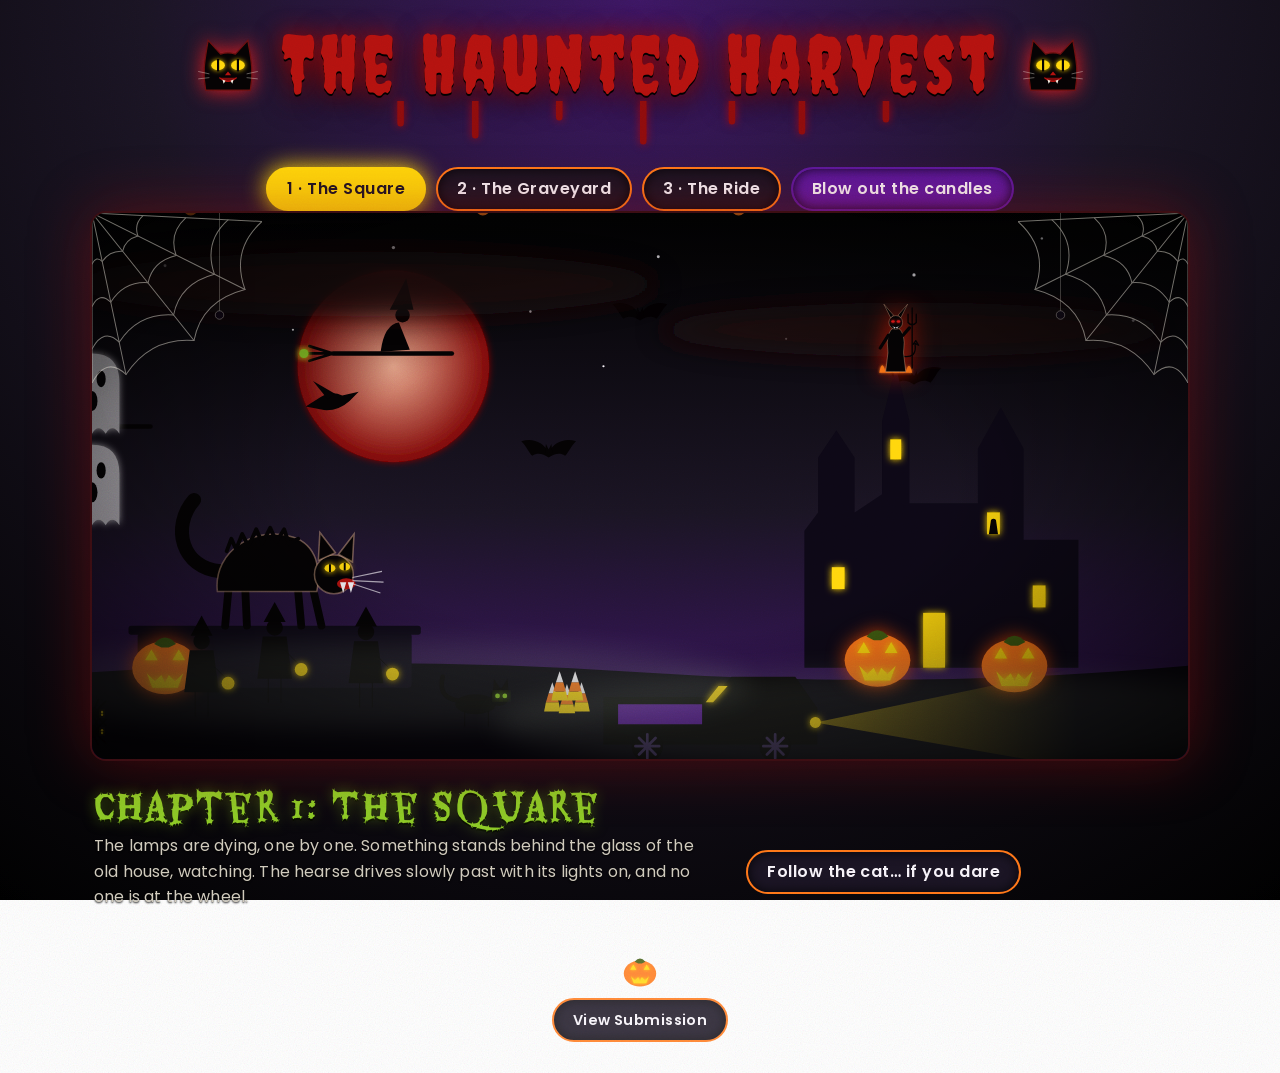
<file: index.html>
<!DOCTYPE html>
<html lang="en">
<head>
<meta charset="utf-8">
<meta name="viewport" content="width=device-width, initial-scale=1">
<title>The Haunted Harvest</title>
<meta name="description" content="A CSS-only animated Halloween experience in three chapters.">
<link rel="icon" type="image/svg+xml" href="data:image/svg+xml,%3Csvg xmlns='http://www.w3.org/2000/svg' viewBox='0 0 64 64'%3E%3Ccircle cx='32' cy='36' r='24' fill='%23a83a0a'/%3E%3Cpath d='M18 30l9 0-4-9zM37 30h9l-5-9zM17 42l8 7 7-6 7 6 8-7-3 12H20z' fill='%23ffd60a'/%3E%3C/svg%3E">
<link rel="preconnect" href="https://fonts.googleapis.com">
<link rel="preconnect" href="https://fonts.gstatic.com" crossorigin>
<link href="https://fonts.googleapis.com/css2?family=Creepster&family=Eater&family=Nosifer&family=Poppins:wght@400;600&display=swap" rel="stylesheet">
<link rel="stylesheet" href="haunted-harvest.css">
</head>
<body>
<input type="checkbox" id="dark" class="sr">
<a class="skip" href="#content">Skip to scene</a>

<!-- Shared artwork: every character is vector art reused with <use> -->
<svg class="defs" width="0" height="0" aria-hidden="true" focusable="false"><defs>
  <linearGradient id="sky" x1="0" y1="0" x2="0" y2="1"><stop class="k0" offset="0"/><stop class="k1" offset=".55"/><stop class="k2" offset="1"/></linearGradient>
  <radialGradient id="moonG"><stop class="m1" offset="0"/><stop class="m2" offset="1"/></radialGradient>
  <linearGradient id="beamG" x1="0" x2="1"><stop class="b1" offset="0"/><stop class="b2" offset="1"/></linearGradient>
  <filter id="blur" x="-20%" y="-50%" width="140%" height="200%"><feGaussianBlur stdDeviation="14"/></filter>
  <filter id="glow" x="-60%" y="-60%" width="220%" height="220%"><feGaussianBlur stdDeviation="4" result="b"/><feMerge><feMergeNode in="b"/><feMergeNode in="SourceGraphic"/></feMerge></filter>


  <radialGradient id="eyeG"><stop offset="0" stop-color="#ffe9a8"/><stop offset="1" stop-color="#e01b1b"/></radialGradient>
  <g id="emb"><path d="M14 92C8 60 14 38 18 12L38 34Q50 30 62 34L82 12C86 38 92 60 86 92Z" fill="#050203" stroke="#6b1010" stroke-width="2"/><ellipse class="eyeglow" cx="34" cy="52" rx="11" ry="8" fill="url(#eyeG)"/><ellipse class="eyeglow" cx="66" cy="52" rx="11" ry="8" fill="url(#eyeG)"/><path d="M34 42V62M66 42V62" stroke="#050203" stroke-width="3.5"/><path d="M50 62 45 68H55Z" fill="#b3120f"/><path d="M36 72Q50 84 64 72" fill="#7a0a0a" stroke="#b3120f" stroke-width="2"/><path d="M41 75 43 82 46 77M54 77 57 82 59 75" fill="#f1ece0"/><path d="M20 66 2 62M20 72 2 74M80 66 98 62M80 72 98 74" stroke="#f1ece0" stroke-opacity=".6" stroke-width="1"/></g>
  <g id="webart"><g fill="none" stroke="#e9e4d8" stroke-width="1.2" stroke-linecap="round" opacity=".85"><path d="M0 0L200 10M0 0L180 90M0 0L120 150M0 0L40 190M0 0L0 200"/><path d="M60 3Q49 13 54 27Q39 31 36 45Q21 44 12 57Q5 50 0 60"/><path d="M110 6Q90 24 99 50Q71 57 66 82Q38 80 22 105Q9 92 0 110"/><path d="M160 8Q131 34 144 72Q103 83 96 120Q55 117 32 152Q14 134 0 160"/><path d="M200 10Q163 43 180 90Q129 103 120 150Q69 146 40 190Q17 168 0 200"/></g><g transform="translate(150 120)"><line x1="0" y1="-120" x2="0" y2="0" stroke="#e9e4d8" stroke-opacity=".5"/><circle r="5" fill="#0d0816" stroke="#e9e4d8" stroke-width=".6"/></g></g>
  <g id="stars" class="stars"><circle cx="80" cy="60" r="1.6"/><circle cx="220" cy="130" r="1.2"/><circle cx="330" cy="40" r="1.8"/><circle cx="480" cy="110" r="1.3"/><circle cx="620" cy="50" r="1.6"/><circle cx="760" cy="140" r="1.2"/><circle cx="900" cy="70" r="1.8"/><circle cx="1040" cy="30" r="1.3"/><circle cx="1140" cy="120" r="1.6"/><circle cx="560" cy="170" r="1.2"/></g>
  <g id="bat"><path d="M0 4C-6-6-16-12-30-8-24-2-22 4-18 8-12 4-6 6 0 10 6 6 12 4 18 8 22 4 24-2 30-8 16-12 6-6 0 4Z"/><path d="M-4 5-3-5 0 1 3-5 4 5Z"/></g>
  <g id="crow"><path d="M-26 4-10-6Q2-14 14-8L32-12 22-2Q10 9-6 8Z"/><path d="M-2-4-18-24 6-10Z"/></g>
  <g id="leaf"><path class="lf" d="M0 0Q8-10 16 0 8 10 0 0Z"/></g>
  <g id="ghost"><path class="gf" d="M0-44Q-30-44-30-12V44Q-22 32-15 44-7 32 0 44 7 32 15 44 22 32 30 44V-12Q30-44 0-44Z"/><ellipse class="hole" cx="-10" cy="-16" rx="5" ry="9"/><ellipse class="hole" cx="10" cy="-16" rx="5" ry="9"/><ellipse class="hole" cx="0" cy="8" rx="6" ry="11"/></g>
  <g id="jack"><ellipse class="pk" rx="36" ry="29"/><path class="pk2" d="M-12-26Q0-40 12-26L4-22H-4Z"/><path class="face" d="M-22-8-8-8-15-20ZM8-8 22-8 15-20ZM-20 6-11 15-4 8 0 17 4 8 11 15 20 6 14 22H-14Z"/></g>
  <g id="kid"><path class="sil" d="M-9-34a9 9 0 1 1 18 0 9 9 0 0 1-18 0ZM-13-24H13L19 22H-19Z"/><path class="sil" d="M-12-40 0-62 12-40Z"/><g class="l1"><line class="ln" x1="-7" y1="22" x2="-7" y2="48"/></g><g class="l2"><line class="ln" x1="7" y1="22" x2="7" y2="48"/></g><line class="ln" x1="12" y1="-8" x2="26" y2="6"/><circle class="lamp" cx="29" cy="12" r="7"/></g>
  <g id="cat"><ellipse class="sil" rx="22" ry="11"/><circle class="sil" cx="26" cy="-8" r="10"/><path class="sil" d="M19-14 20-28 27-17ZM28-17 35-28 36-12Z"/><path class="ln" stroke-width="5" d="M-20-4Q-42-8-36-30"/><g class="l1"><line class="ln" x1="-12" y1="8" x2="-12" y2="24"/></g><g class="l2"><line class="ln" x1="14" y1="8" x2="14" y2="24"/></g><circle class="eye" cx="24" cy="-9" r="2.6"/><circle class="eye" cx="32" cy="-9" r="2.6"/></g>
  <g id="owl"><ellipse class="sil" rx="17" ry="24"/><path class="sil" d="M-14-16-16-32-4-22ZM14-16 16-32 4-22Z"/><circle class="eye yel" cx="-7" cy="-8" r="6"/><circle class="eye yel" cx="7" cy="-8" r="6"/><path class="sil" d="M-24 0-46-10-30 14ZM24 0 46-10 30 14Z"/></g>
  <g id="tree"><path class="ln" stroke-width="12" d="M0 0V-150M0-60-44-112-50-160M-44-112-78-124M0-96 40-144 34-196M40-144 72-152M0-134-22-196"/><path class="ln" stroke-width="5" d="M-50-160-66-186M34-196 52-222M-22-196-36-224"/></g>
  <g id="mansion"><path d="M0 0V-150L15-170V-230L35-260 55-230V-170L85-190V-270L100-330 115-270V-180H190V-240L215-285 240-240V-140H300V0Z"/></g>
  <g id="tomb"><path class="tomb" d="M-22 0V-50Q-22-72 0-72T22-50V0Z"/><path class="ln eng" stroke-width="3" d="M0-56V-30M-8-48H8"/></g>
  <g id="hand"><path class="bone" d="M-14 0V-30H14V0Z"/><rect class="bone f1" x="-14" y="-62" width="5" height="34" rx="2"/><rect class="bone f2" x="-6" y="-70" width="5" height="42" rx="2"/><rect class="bone f3" x="2" y="-66" width="5" height="38" rx="2"/><rect class="bone f4" x="10" y="-56" width="5" height="30" rx="2"/></g>
  <g id="spider"><line class="thread" x1="0" y1="-600" x2="0" y2="0"/><circle class="sil2" r="9"/><circle class="sil2" cy="-10" r="6"/><path class="ln" stroke-width="2" d="M-8-2-24-14M-8 2-26 6M-7 6-22 20M-4 8-12 24M8-2 24-14M8 2 26 6M7 6 22 20M4 8 12 24"/></g>
  <g id="eyes"><ellipse class="ev" cx="-8" rx="4" ry="2.5"/><ellipse class="ev" cx="8" rx="4" ry="2.5"/></g>
  <g id="wheel"><circle class="sil" r="17"/><g class="spin"><path class="ln spk" stroke-width="3" d="M-13 0H13M0-13V13M-9-9 9 9M-9 9 9-9"/></g></g>
  <g id="witch"><path class="ln" stroke-width="5" d="M-66 6H64"/><path class="ln" stroke-width="3" d="M-66 6-92-2M-66 6-94 6M-66 6-92 14"/><path class="sil" d="M-14 4Q-10-26 6-28L18 2Z"/><circle class="sil" cx="10" cy="-36" r="8"/><path class="sil" d="M-4-42 14-76 22-42ZM-8-42H28Z"/></g>

  <g id="scarycat"><g class="breathe">
    <g class="tail"><path class="ln" stroke-width="18" d="M-58-70C-108-74-122-128-92-162"/></g>
    <path class="ln" stroke-width="10" d="M-48-44-52 0M-26-44-24 0M42-44 46 0M62-44 72 0"/>
    <path class="sil rim" d="M-62-44C-68-98-10-130 36-114 66-104 72-72 66-44Z"/>
    <path class="ln bristle" stroke-width="5" d="M-50-96-44-112-38-98-30-118-22-102-12-124-4-106 6-126 14-108 24-124 30-106 42-112"/>
    <g class="headjerk">
      <circle class="sil rim" cx="88" cy="-66" r="25"/>
      <path class="sil rim" d="M68-84 70-120 90-94ZM94-92 114-118 112-82Z"/>
      <ellipse class="mouth" cx="104" cy="-54" rx="12" ry="7"/>
      <path class="fang" d="M96-56 100-42 104-56ZM106-56 110-42 114-56Z"/>
      <ellipse class="eyeglow" cx="83" cy="-74" rx="7" ry="5"/><ellipse class="eyeglow" cx="102" cy="-76" rx="7" ry="5"/>
      <path class="slit" d="M83-79V-69M102-81V-71"/>
      <path class="whisk" d="M112-62 150-70M112-58 152-56M112-54 148-42"/>
    </g></g></g>


  <g id="devil"><path class="flame" d="M-36 2Q-30-30-22 2Q-16-42-8 2Q0-54 8 2Q15-38 22 2Q29-28 36 2Z"/><path class="ln" stroke-width="3" d="M14-34Q48-28 42-62L50-58 44-68 38-60"/><path class="ln" stroke-width="3" d="M36-8V-126M27-126V-108Q36-98 45-108V-126M36-126V-140"/><path class="sil rim" d="M-17-42Q-24-92 0-98Q24-92 17-42L22 0H-22Z"/><path class="ln" stroke-width="7" d="M-16-80-34-52M16-80 30-96"/><circle class="sil rim" cy="-108" r="15"/><path class="sil rim" d="M-11-118-26-148-5-124ZM11-118 26-148 5-124Z"/><ellipse class="eyeglow" cx="-6" cy="-110" rx="4" ry="2.6"/><ellipse class="eyeglow" cx="6" cy="-110" rx="4" ry="2.6"/><path class="fang" d="M-9-101Q0-94 9-101L5-98 3-94 0-98-3-94-5-98Z"/></g>
  <g id="corn"><path class="cc1" d="M-9 0H9L7-10H-7Z"/><path class="cc2" d="M-7-10H7L4-20H-4Z"/><path class="cc3" d="M-4-20H4L0-32Z"/></g>
  <g id="cornpile"><use href="#corn" x="-16"/><use href="#corn" x="0" y="2"/><use href="#corn" x="16"/><use href="#corn" x="-8" y="-12"/><use href="#corn" x="9" y="-12"/></g>
  <g id="spidercrawl"><g class="mv slow"><g class="bob"><g class="legs"><path class="ln" stroke-width="2" d="M-4-3-15-13M-2-4-9-15M2-4 7-15M5-3 15-13M-4 3-15 13M-2 4-9 15M2 4 7 15M5 3 15 13"/></g><circle class="sil" r="7"/><circle class="sil" cx="9" r="4.5"/><circle class="eyeglow" cx="11" cy="-1.5" r="1.3"/><circle class="eyeglow" cx="11" cy="1.5" r="1.3"/></g></g></g>
  <g id="ghostfly"><g class="mv"><g class="bobY"><use href="#ghost"/></g></g></g>
  <!-- animated compounds (motion is set in haunted-harvest.css) -->
  <g id="batfly"><g class="mv"><g class="bobY"><g class="flap"><use href="#bat"/></g></g></g></g>
  <g id="crowfly"><g class="mv"><g class="bobY"><g class="flap"><use href="#crow"/></g></g></g></g>
  <g id="owlfly"><g class="mv"><g class="bobY"><g class="flap"><use href="#owl"/></g></g></g></g>
  <g id="kidwalk"><g class="mv slow"><g class="bob"><use href="#kid"/></g></g></g>
  <g id="catwalk"><g class="mv slow"><g class="bob"><use href="#cat"/></g></g></g>
  <g id="witchfly"><g class="mv"><g class="bobY"><use href="#witch"/><circle class="spark" cx="-98" cy="6" r="4"/><circle class="spark s2" cx="-98" cy="6" r="3"/><circle class="spark s3" cx="-98" cy="6" r="5"/></g></g></g>
  <g id="hearse"><g class="mv"><g class="bob"><path class="beam" d="M232-30 520-90V20Z"/><path class="sil" d="M0-6V-58H120L140-80H210L234-46V-6Z"/><path class="win" d="M10-52H112L126-70H136L120-52Z"/><path class="coffin" d="M16-50H108V-28H16Z"/><circle class="lamp" cx="232" cy="-30" r="6"/><use href="#wheel" x="48" y="-4"/><use href="#wheel" x="188" y="-4"/></g></g></g>
  <g id="wagon"><g class="mv wag"><g class="bob"><path class="sil" d="M0-30H150L138-8H12ZM-50-30 0-30 0-18-44-18Z"/><use href="#jack" transform="translate(40 -50) scale(.8)"/><use href="#jack" transform="translate(100 -48) scale(.7)"/><use href="#kid" transform="translate(-34 -60) scale(.8)"/><use href="#wheel" x="34" y="0"/><use href="#wheel" x="116" y="0" /></g></g></g>
  <g id="treerun"><g class="mv slower"><use href="#tree"/></g></g>
</defs></svg>

<header class="top">
  <h1><svg class="emblem" viewBox="0 0 100 100" aria-hidden="true" focusable="false"><use href="#emb"/></svg> The Haunted Harvest <svg class="emblem r" viewBox="0 0 100 100" aria-hidden="true" focusable="false"><use href="#emb"/></svg></h1>
  <svg class="drips" viewBox="0 0 600 50" preserveAspectRatio="none" aria-hidden="true" focusable="false"><path class="drip" style="--d:0.0s;--l:22" d="M40 0h7v22a3.5 3.5 0 0 1-7 0z"/><path class="drip" style="--d:-1.3s;--l:34" d="M120 0h7v34a3.5 3.5 0 0 1-7 0z"/><path class="drip" style="--d:-2.6s;--l:16" d="M210 0h7v16a3.5 3.5 0 0 1-7 0z"/><path class="drip" style="--d:-3.9s;--l:40" d="M300 0h7v40a3.5 3.5 0 0 1-7 0z"/><path class="drip" style="--d:-5.2s;--l:20" d="M395 0h7v20a3.5 3.5 0 0 1-7 0z"/><path class="drip" style="--d:-6.5s;--l:30" d="M470 0h7v30a3.5 3.5 0 0 1-7 0z"/><path class="drip" style="--d:-7.8s;--l:18" d="M560 0h7v18a3.5 3.5 0 0 1-7 0z"/></svg>
  <nav aria-label="Choose a chapter">
    <a href="#town">1 · The Square</a>
    <a href="#graveyard">2 · The Graveyard</a>
    <a href="#broom">3 · The Ride</a>
    <label for="dark" class="btn">Blow out the candles</label>
  </nav>
</header>

<main id="content" class="scenes">

<!-- CHAPTER 1 -->
<section class="scene" id="town" aria-labelledby="t1">
  <div class="stage"><svg class="web" viewBox="0 0 200 200" aria-hidden="true" focusable="false"><use href="#webart"/></svg><svg class="web r" viewBox="0 0 200 200" aria-hidden="true" focusable="false"><use href="#webart"/></svg>
    <svg viewBox="0 0 1200 600" preserveAspectRatio="xMidYMax slice" role="img" aria-label="A night street below a haunted mansion. A blood-red moon rises behind a witch and crows. Lightning flashes, fog rolls, costumed children walk past, a hearse drives by, and a figure watches from a window.">
      <rect width="1200" height="600" fill="url(#sky)"/>
      <use href="#stars"/>
      <circle class="moon pulse" cx="330" cy="170" r="105"/>
      <use href="#witchfly" x="330" y="150" style="--t:16s;--d:-5s"/>
      <use href="#crowfly" x="120" y="90" style="--t:19s;--d:-4s" class="sil"/>
      <use href="#crowfly" x="260" y="210" style="--t:24s;--d:-13s" class="sil"/>
      <use href="#batfly" x="600" y="110" style="--t:11s;--d:-2s" class="sil"/>
      <use href="#batfly" x="500" y="260" style="--t:14s;--d:-7s;--dir:reverse" class="sil"/>
      <use href="#batfly" x="900" y="180" style="--t:9s;--d:-5s" class="sil"/>
      <use href="#witchfly" x="0" y="230" style="--t:26s;--d:-9s" class="sil"/><use href="#ghostfly" x="0" y="300" style="--t:30s;--d:-6s"/><use href="#ghostfly" x="0" y="200" style="--t:38s;--d:-22s"/><ellipse class="cloud drift" cx="300" cy="80" rx="320" ry="36" style="--t:50s"/>
      <ellipse class="cloud drift" cx="900" cy="130" rx="280" ry="30" style="--t:70s;--d:-20s"/>
      <path class="bolt" d="M960 100 930 210 962 204 920 330 988 190 954 196Z"/>
      <use href="#mansion" x="780" y="500" class="sil2"/><g class="devilg" style="--eye:#ff1a1a"><use href="#devil" transform="translate(880 176) scale(.5)"/></g>
      <rect class="win fl" x="874" y="250" width="12" height="22"/><rect class="win fl" x="980" y="330" width="14" height="24" style="--d:-.8s"/>
      <rect class="win fl" x="810" y="390" width="14" height="24" style="--d:-1.3s"/><rect class="win fl" x="1030" y="410" width="14" height="24" style="--d:-.3s"/>
      <path class="sil fig" d="M984 340a3 3 0 1 1 6 0l2 14h-10z"/><rect class="win door" x="910" y="440" width="24" height="60"/>
      <use href="#eyes" x="1100" y="470" class="blinkeyes"/><use href="#eyes" x="640" y="470" class="blinkeyes" style="--d:-5s"/>
      <path class="gnd" d="M0 505Q300 485 600 505T1200 498V600H0Z"/>
      <rect class="sil2" x="50" y="462" width="300" height="60" rx="4"/><rect class="sil2" x="40" y="454" width="320" height="10" rx="3"/>
      <g class="boo" tabindex="0" role="button" aria-label="A hissing black cat. Hover or focus to provoke it."><use href="#scarycat" transform="translate(190 454) scale(.85)"/></g>
      <g class="fl"><g class="evil"><use href="#jack" x="860" y="492" transform="scale(1)"/></g></g>
      <g class="fl" style="--d:-.6s"><g class="evil"><use href="#jack" x="1010" y="498"/></g></g>
      <g class="fl" style="--d:-1.1s"><g class="evil"><use href="#jack" x="80" y="500"/></g></g>
      <use href="#kidwalk" x="200" y="490" style="--t:30s;--d:-3s"/>
      <use href="#kidwalk" x="120" y="505" style="--t:30s;--d:-5.2s"/>
      <use href="#kidwalk" x="300" y="495" style="--t:30s;--d:-7s"/>
      <use href="#catwalk" x="420" y="540" style="--t:22s;--d:-9s"/>
      <use href="#hearse" x="560" y="590" style="--t:15s;--d:-8s"/>
      <g class="cornhop"><use href="#cornpile" x="520" y="548"/></g><use href="#spidercrawl" x="0" y="570" style="--t:16s;--d:-5s"/><use href="#spidercrawl" x="0" y="550" style="--t:24s;--d:-14s"/><ellipse class="fog drift" cx="300" cy="520" rx="420" ry="48" style="--t:35s"/>
      <ellipse class="fog drift" cx="900" cy="560" rx="460" ry="56" style="--t:48s;--d:-14s"/>
      <g class="fall" style="--d:-2s"><use href="#leaf" x="100" y="0"/></g><g class="fall" style="--t:12s;--d:-6s"><use href="#leaf" x="420" y="0"/></g><g class="fall" style="--t:8s;--d:-4s"><use href="#leaf" x="700" y="0"/></g>
      <rect class="flash" width="1200" height="600"/>
    </svg>
  </div>
  <div class="caption"><h2 id="t1">Chapter 1: The Square</h2><p>The lamps are dying, one by one. Something stands behind the glass of the old house, watching. The hearse drives slowly past with its lights on, and no one is at the wheel.</p><a class="btn" href="#graveyard">Follow the cat… if you dare</a></div>
</section>

<!-- CHAPTER 2 -->
<section class="scene" id="graveyard" aria-labelledby="t2">
  <div class="stage"><svg class="web" viewBox="0 0 200 200" aria-hidden="true" focusable="false"><use href="#webart"/></svg><svg class="web r" viewBox="0 0 200 200" aria-hidden="true" focusable="false"><use href="#webart"/></svg>
    <svg viewBox="0 0 1200 600" preserveAspectRatio="xMidYMax slice" role="group" aria-label="A graveyard at night. Skeletal hands claw out of the earth, a spider drops on a thread, a hooded visitor carries a lantern with a black cat behind, and ghosts rise when a gravestone is hovered or focused.">
      <rect width="1200" height="600" fill="url(#sky)"/>
      <use href="#stars"/>
      <circle class="moon pulse" cx="900" cy="150" r="90"/>
      <ellipse class="cloud drift" cx="600" cy="90" rx="380" ry="34" style="--t:55s"/>
      <use href="#crowfly" x="200" y="120" style="--t:22s;--d:-6s" class="sil"/>
      <use href="#batfly" x="700" y="220" style="--t:10s;--d:-3s" class="sil"/>
      <use href="#batfly" x="400" y="90" style="--t:13s;--d:-9s;--dir:reverse" class="sil"/>
      <use href="#witchfly" x="0" y="170" style="--t:15s;--d:-3s" class="sil"/><use href="#witchfly" x="0" y="260" style="--t:27s;--d:-16s" class="sil"/><use href="#ghostfly" x="0" y="330" style="--t:34s;--d:-12s"/><g class="sway"><use href="#tree" x="90" y="510"/></g>
      <g class="sway" style="--d:-2s"><use href="#tree" x="1090" y="520" transform="scale(1.1)"/></g>
      <use href="#eyes" x="92" y="400" class="blinkeyes"/><use href="#eyes" x="1040" y="430" class="blinkeyes" style="--d:-6s"/><use href="#eyes" x="640" y="452" class="blinkeyes" style="--d:-3s"/>
      <use href="#spider" x="690" y="0" class="dangle sil2"/>
      <path class="gnd" d="M0 500Q300 470 600 495T1200 485V600H0Z"/>
      <g class="hand" style="--d:-2s"><use href="#hand" x="430" y="520"/></g>
      <g class="hand" style="--d:-5s"><use href="#hand" x="780" y="525"/></g>
      <path class="gnd" d="M0 520Q300 505 600 520T1200 515V600H0Z"/>
      <g class="devilg rise" style="--eye:#ff1a1a"><use href="#devil" transform="translate(720 540) scale(1.15)"/></g><rect class="sil2" x="320" y="478" width="230" height="44" rx="4"/>
      <g class="boo" tabindex="0" role="button" aria-label="A hissing black cat. Hover or focus to provoke it."><use href="#scarycat" transform="translate(430 478) scale(.85)"/></g>
      <g class="grave" tabindex="0" role="button" aria-label="Gravestone. Hover or focus to raise a ghost."><g transform="translate(250 505)"><g class="gh"><use href="#ghost"/></g><use href="#tomb" class="sil2"/></g></g>
      <g class="grave" tabindex="0" role="button" aria-label="Gravestone. Hover or focus to raise a ghost."><g transform="translate(580 500) scale(1.2)"><g class="gh"><use href="#ghost"/></g><use href="#tomb" class="sil2"/></g></g>
      <g class="grave" tabindex="0" role="button" aria-label="Gravestone. Hover or focus to raise a ghost."><g transform="translate(950 505)"><g class="gh"><use href="#ghost"/></g><use href="#tomb" class="sil2"/></g></g>
      <g class="orb" style="--d:-1s"><circle cx="340" cy="380" r="6"/></g><g class="orb" style="--d:-2.4s"><circle cx="720" cy="340" r="5"/></g><g class="orb" style="--d:-3.6s"><circle cx="1010" cy="410" r="7"/></g>
      <use href="#kidwalk" x="150" y="525" style="--t:34s;--d:-10s"/>
      <use href="#catwalk" x="60" y="560" style="--t:34s;--d:-13s"/>
      <g class="fl"><g class="evil"><use href="#jack" transform="translate(1110 548) scale(1.5)"/></g></g><g class="fl" style="--d:-.7s"><g class="evil"><use href="#jack" transform="translate(120 556) scale(1.2)"/></g></g><g class="cornhop"><use href="#cornpile" x="880" y="560"/></g><use href="#spidercrawl" x="0" y="575" style="--t:20s;--d:-9s"/><use href="#spidercrawl" x="0" y="555" style="--t:28s;--d:-2s"/><ellipse class="fog drift" cx="400" cy="540" rx="480" ry="55" style="--t:38s"/>
      <ellipse class="fog drift" cx="950" cy="575" rx="460" ry="50" style="--t:52s;--d:-20s"/>
      <g class="fall" style="--d:-3s"><use href="#leaf" x="300" y="0"/></g><g class="fall" style="--t:12s;--d:-7s"><use href="#leaf" x="820" y="0"/></g>
    </svg>
  </div>
  <div class="caption"><h2 id="t2">Chapter 2: The Graveyard</h2><p>The ground is not as still as it looks. Cold fingers claw up from below, and something is hanging just above your head. Hover or tab to a gravestone and see who answers.</p><a class="btn" href="#broom">Keep running</a></div>
</section>

<!-- CHAPTER 3 -->
<section class="scene" id="broom" aria-labelledby="t3">
  <div class="stage"><svg class="web" viewBox="0 0 200 200" aria-hidden="true" focusable="false"><use href="#webart"/></svg><svg class="web r" viewBox="0 0 200 200" aria-hidden="true" focusable="false"><use href="#webart"/></svg>
    <svg viewBox="0 0 1200 600" preserveAspectRatio="xMidYMax slice" role="img" aria-label="A witch on a broom trails sparks across a huge moon. Owls and bats fly through the storm clouds while a hay wagon full of jack-o'-lanterns rattles along a dark road lined with dead trees.">
      <rect width="1200" height="600" fill="url(#sky)"/>
      <use href="#stars"/>
      <circle class="moon pulse" cx="600" cy="230" r="170"/>
      <ellipse class="cloud drift" cx="250" cy="110" rx="340" ry="40" style="--t:40s"/>
      <ellipse class="cloud drift" cx="950" cy="170" rx="320" ry="38" style="--t:60s;--d:-25s"/>
      <path class="bolt" d="M200 140 172 250 204 244 162 360 230 230 196 236Z" style="animation-delay:-3s"/>
      <use href="#witchfly" x="600" y="230" style="--t:10s;--d:-4s" class="sil"/>
      <use href="#witchfly" x="0" y="120" style="--t:12s;--d:-2s;--dir:reverse" class="sil"/><use href="#ghostfly" x="0" y="380" style="--t:32s;--d:-10s"/><use href="#owlfly" x="300" y="330" style="--t:16s;--d:-2s" class="sil"/>
      <use href="#owlfly" x="800" y="150" style="--t:21s;--d:-12s" class="sil"/>
      <use href="#batfly" x="100" y="90" style="--t:8s;--d:-1s" class="sil"/><use href="#batfly" x="600" y="60" style="--t:9s;--d:-5s" class="sil"/><use href="#batfly" x="900" y="300" style="--t:12s;--d:-8s;--dir:reverse" class="sil"/>
      <use href="#treerun" x="200" y="500" style="--t:26s;--d:-4s" class="sil2"/><use href="#treerun" x="640" y="500" style="--t:26s;--d:-14s" class="sil2"/><use href="#treerun" x="1000" y="500" style="--t:26s;--d:-21s" class="sil2"/>
      <path class="gnd" d="M0 515Q300 495 600 515T1200 508V600H0Z"/>
      <use href="#eyes" x="300" y="470" class="blinkeyes"/><use href="#eyes" x="880" y="455" class="blinkeyes" style="--d:-7s"/><use href="#eyes" x="60" y="300" class="blinkeyes" style="--d:-4s"/>
      <use href="#wagon" x="400" y="562" style="--t:20s;--d:-6s" class="sil"/>
      <g class="devilg" style="--eye:#ff1a1a"><use href="#devil" transform="translate(1090 540) scale(.85)"/></g><g class="fl"><g class="evil"><use href="#jack" transform="translate(90 550) scale(1.3)"/></g></g><g class="cornhop"><use href="#cornpile" x="240" y="560"/></g><use href="#spidercrawl" x="0" y="580" style="--t:18s;--d:-7s"/><ellipse class="fog drift" cx="500" cy="545" rx="500" ry="55" style="--t:34s"/>
      <ellipse class="fog drift" cx="1000" cy="575" rx="420" ry="45" style="--t:46s;--d:-10s"/>
      <g class="fall" style="--d:-1s"><use href="#leaf" x="150" y="0"/></g><g class="fall" style="--t:11s;--d:-5s"><use href="#leaf" x="560" y="0"/></g><g class="fall" style="--t:9s;--d:-7s"><use href="#leaf" x="960" y="0"/></g>
      <rect class="flash" width="1200" height="600" style="animation-delay:-3s"/>
    </svg>
  </div>
  <div class="caption"><h2 id="t3">Chapter 3: The Ride</h2><p>Above the tree line the witch burns a trail across the moon while the wagon below carries its grinning cargo home. The owls are not watching the witch. They are watching you.</p><a class="btn" href="#town">Back to the square (it’s waiting)</a></div>
</section>

</main>
<footer>
  <svg class="foot" viewBox="-40 -34 80 66" width="36" height="30" aria-hidden="true" focusable="false"><use href="#jack"/></svg>
  <a class="btn submission-link" href="submission_Template_halloween.html">View Submission </a>
</footer>
</body>
</html>
</file>
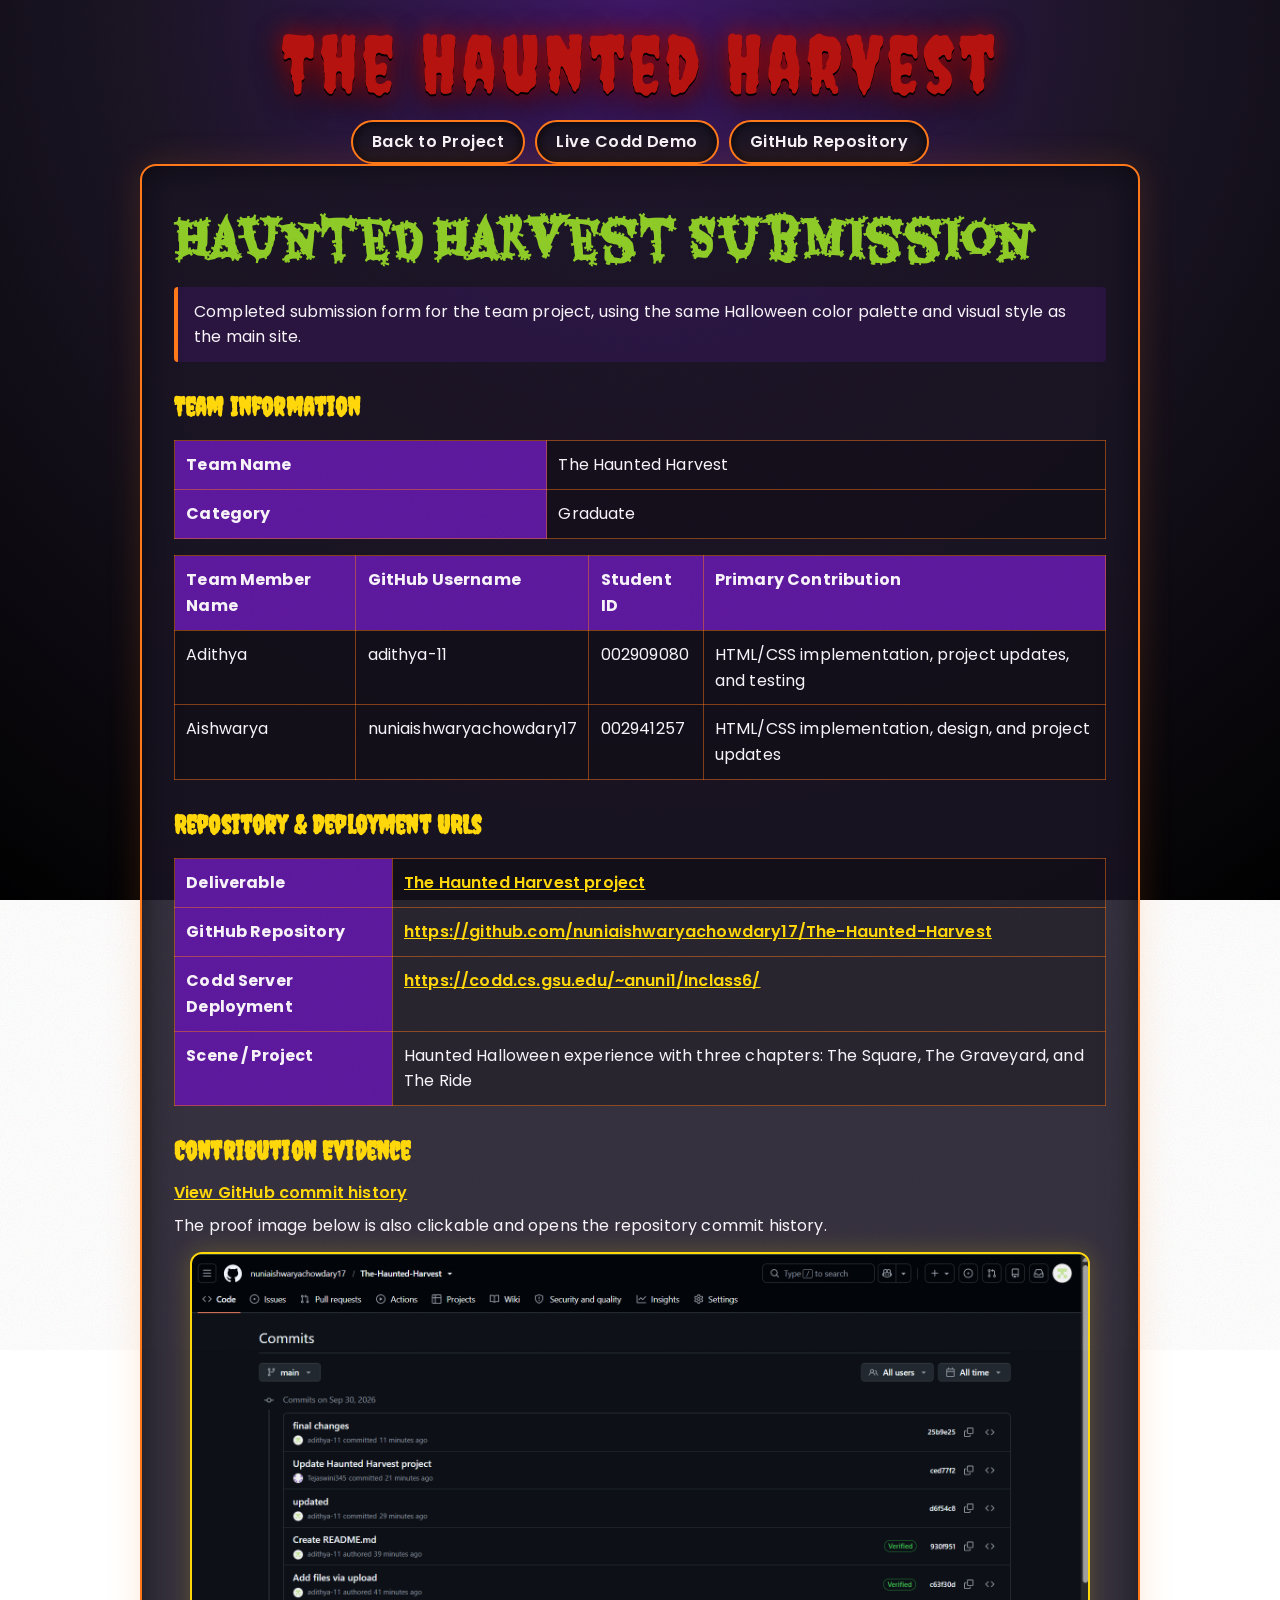
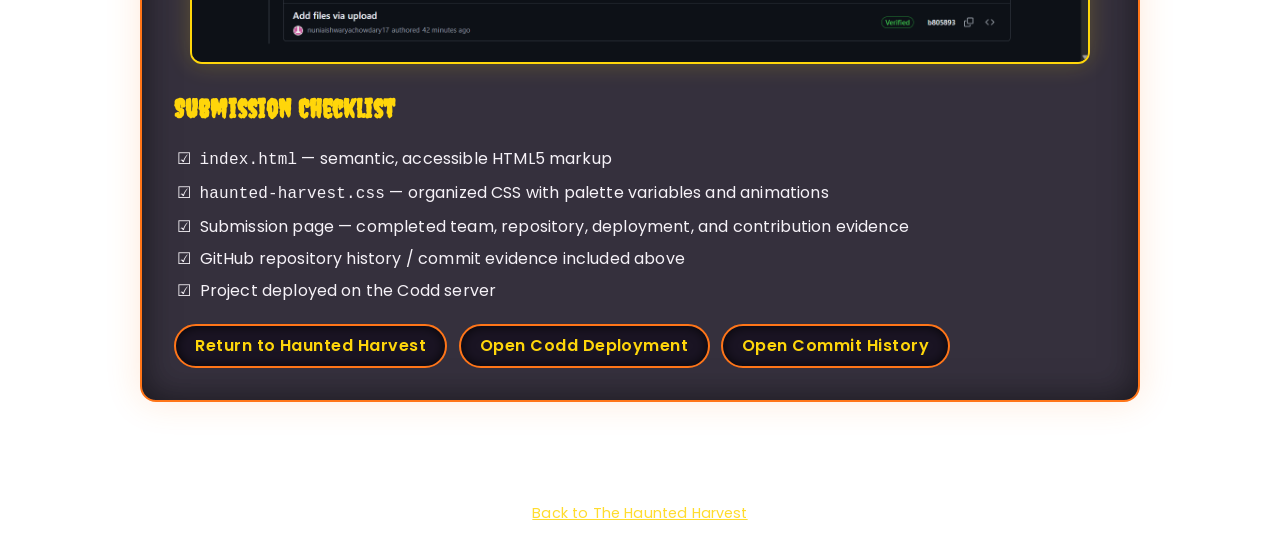
<file: submission_Template_halloween.html>
<!DOCTYPE html>
<html lang="en">
<head>
  <meta charset="utf-8">
  <meta name="viewport" content="width=device-width, initial-scale=1">
  <title>The Haunted Harvest — Submission</title>
  <meta name="description" content="Completed Haunted Harvest project submission form.">
  <link rel="preconnect" href="https://fonts.googleapis.com">
  <link rel="preconnect" href="https://fonts.gstatic.com" crossorigin>
  <link href="https://fonts.googleapis.com/css2?family=Creepster&family=Eater&family=Poppins:wght@400;600&display=swap" rel="stylesheet">
  <link rel="stylesheet" href="haunted-harvest.css">
</head>
<body>
  <header class="top">
    <h1>The Haunted Harvest</h1>
    <nav aria-label="Submission navigation">
      <a href="index.html">Back to Project</a>
      <a href="https://codd.cs.gsu.edu/~anuni1/Inclass6/" target="_blank" rel="noopener noreferrer">Live Codd Demo</a>
      <a href="https://github.com/nuniaishwaryachowdary17/The-Haunted-Harvest" target="_blank" rel="noopener noreferrer">GitHub Repository</a>
    </nav>
  </header>

  <main class="submission-page">
    <article class="submission-card" aria-labelledby="submission-title">
      <h2 id="submission-title">Haunted Harvest Submission</h2>
      <p class="submission-note">
        Completed submission form for the team project, using the same Halloween color palette and visual style as the main site.
      </p>

      <h3>Team Information</h3>
      <table class="submission-table">
        <tr>
          <th>Team Name</th>
          <td>The Haunted Harvest</td>
        </tr>
        <tr>
          <th>Category</th>
          <td>Graduate</td>
        </tr>
      </table>

      <table class="submission-table">
        <thead>
          <tr>
            <th>Team Member Name</th>
            <th>GitHub Username</th>
            <th>Student ID</th>
            <th>Primary Contribution</th>
          </tr>
        </thead>
        <tbody>
          <tr>
            <td>Adithya</td>
            <td>adithya-11</td>
            <td>002909080</td>
            <td>HTML/CSS implementation, project updates, and testing</td>
          </tr>
          <tr>
            <td>Aishwarya</td>
            <td>nuniaishwaryachowdary17</td>
            <td>002941257</td>
            <td>HTML/CSS implementation, design, and project updates</td>
          </tr>
        </tbody>
      </table>

      <h3>Repository &amp; Deployment URLs</h3>
      <table class="submission-table">
        <tr>
          <th>Deliverable</th>
          <td><a href="index.html">The Haunted Harvest project</a></td>
        </tr>
        <tr>
          <th>GitHub Repository</th>
          <td><a href="https://github.com/nuniaishwaryachowdary17/The-Haunted-Harvest" target="_blank" rel="noopener noreferrer">https://github.com/nuniaishwaryachowdary17/The-Haunted-Harvest</a></td>
        </tr>
        <tr>
          <th>Codd Server Deployment</th>
          <td><a href="https://codd.cs.gsu.edu/~anuni1/Inclass6/" target="_blank" rel="noopener noreferrer">https://codd.cs.gsu.edu/~anuni1/Inclass6/</a></td>
        </tr>
        <tr>
          <th>Scene / Project</th>
          <td>Haunted Halloween experience with three chapters: The Square, The Graveyard, and The Ride</td>
        </tr>
      </table>

      <h3>Contribution Evidence</h3>
      <p>
        <a href="https://github.com/nuniaishwaryachowdary17/The-Haunted-Harvest/commits/main" target="_blank" rel="noopener noreferrer">
          View GitHub commit history
        </a>
      </p>
      <p>
        The proof image below is also clickable and opens the repository commit history.
      </p>
      <a href="https://github.com/nuniaishwaryachowdary17/The-Haunted-Harvest/commits/main" target="_blank" rel="noopener noreferrer"
         aria-label="Open the GitHub commit history proof screenshot">
        <img class="submission-proof"
             src="[data-uri]"
             alt="GitHub commit history showing recent Haunted Harvest project commits">
      </a>

      <h3>Submission Checklist</h3>
      <ul class="submission-checklist">
        <li><code>index.html</code> — semantic, accessible HTML5 markup</li>
        <li><code>haunted-harvest.css</code> — organized CSS with palette variables and animations</li>
        <li>Submission page — completed team, repository, deployment, and contribution evidence</li>
        <li>GitHub repository history / commit evidence included above</li>
        <li>Project deployed on the Codd server</li>
      </ul>

      <div class="submission-actions">
        <a class="btn" href="index.html">Return to Haunted Harvest</a>
        <a class="btn" href="https://codd.cs.gsu.edu/~anuni1/Inclass6/" target="_blank" rel="noopener noreferrer">Open Codd Deployment</a>
        <a class="btn" href="https://github.com/nuniaishwaryachowdary17/The-Haunted-Harvest/commits/main" target="_blank" rel="noopener noreferrer">Open Commit History</a>
      </div>
    </article>
  </main>

  <footer>
    <svg class="foot" viewBox="-40 -34 80 66" width="36" height="30" aria-hidden="true" focusable="false">
      <use href="#jack"></use>
    </svg>
    <p><a href="index.html">Back to The Haunted Harvest</a></p>
  </footer>
</body>
</html>
</file>
<file: haunted-harvest.css>
/* ===== The Haunted Harvest | haunted-harvest.css ===== */

/* 1. Palette & tokens */
:root{
  --pumpkin:#b8430c; --candy-purple:#3a0a10; --spider-black:#0c0708;
  --slime-green:#9dc23a; --ghost-white:#e9e4d8; --candle-glow:#e6bd55;
  --blood:#b3120f; --ink:#040203; --gap:clamp(.75rem,3vw,1.5rem);
  --display:"Creepster","Chiller","Herculanum","Papyrus",fantasy; --body:"Special Elite","Courier New",Courier,monospace;
}

/* 2. Page layout (mobile first) */
*{box-sizing:border-box}
html{scroll-behavior:smooth}
body{margin:0;min-height:100vh;display:grid;grid-template-rows:auto 1fr auto;color:var(--ghost-white);
  font:1rem/1.6 var(--body);overflow-x:hidden;background:radial-gradient(circle at 50% 0,#2a0609,var(--ink) 70%) fixed}
.sr{position:absolute;opacity:0;pointer-events:none}
.defs{position:absolute}
.skip{position:absolute;left:-999px}
.skip:focus{left:8px;top:8px;z-index:9;background:var(--candle-glow);color:var(--spider-black);padding:.5rem 1rem}
.top{text-align:center;padding:var(--gap)}
h1{margin:0;font:clamp(2.6rem,10vw,5rem)/1 var(--display);letter-spacing:.05em;color:var(--blood);
  text-shadow:0 2px 0 #000,0 0 22px rgba(179,18,15,.8),0 8px 26px #000;animation:flicker 4s infinite}
nav{display:flex;flex-wrap:wrap;justify-content:center;gap:.6rem;margin-top:1rem}
nav a,.btn{display:inline-flex;align-items:center;min-height:44px;padding:.4rem 1.2rem;border-radius:99px;cursor:pointer;
  background:var(--pumpkin);color:var(--spider-black);font-weight:600;text-decoration:none;transition:transform .25s,box-shadow .25s,background .25s}
nav label.btn{background:var(--candy-purple);color:var(--ghost-white)}
nav a:hover,.btn:hover{transform:translateY(-3px) rotate(-1.5deg);box-shadow:0 6px 22px var(--pumpkin)}
nav a:active,.btn:active{transform:scale(.96)}
:is(a,.btn,.grave):focus-visible,#dark:focus-visible~.top label{outline:4px solid var(--candle-glow);outline-offset:3px}
body:has(#town:target) a[href="#town"],body:has(#graveyard:target) a[href="#graveyard"],
body:has(#broom:target) a[href="#broom"],body:not(:has(.scene:target)) nav a[href="#town"]{background:var(--candle-glow);box-shadow:0 0 18px var(--candle-glow)}
#dark:checked~.top label{background:var(--candle-glow);color:var(--spider-black)}
main{width:min(1100px,100% - 1.5rem);margin:0 auto}
footer{text-align:center;padding:var(--gap);font-size:.9rem;opacity:.85}

/* 3. Chapter switching with :target */
.scene{display:none}
.scenes:not(:has(.scene:target)) .scene:first-child,.scene:target{display:block;animation:arrive 1s ease both}
.caption{display:flex;flex-wrap:wrap;align-items:center;gap:.5rem 2rem;padding:var(--gap) .25rem}
.caption h2{margin:0;font:2.2rem/1.1 var(--display);color:var(--slime-green);letter-spacing:.03em;flex-basis:100%}
.caption p{flex:1 1 30ch;margin:0;max-width:62ch}
.stage{aspect-ratio:4/3;border:2px solid #3a0d12;border-radius:1rem;overflow:hidden;background:var(--ink);
  box-shadow:0 0 60px rgba(150,10,10,.45),inset 0 0 90px #000}
@media (min-width:700px){.stage{aspect-ratio:2/1}}
.stage svg{display:block;width:100%;height:100%;transition:filter 1s}
#dark:checked~main .stage svg{filter:brightness(.5) contrast(1.2)}

/* 4. Artwork colours (all fills live here) */
.k0{stop-color:#010101}.k1{stop-color:#0a100d}.k2{stop-color:#2a0a0c}
.m1{stop-color:#e8a58a}.m2{stop-color:#7d0606}
.b1{stop-color:var(--candle-glow);stop-opacity:.45}.b2{stop-color:var(--candle-glow);stop-opacity:0}
.stars{fill:var(--ghost-white);animation:twinkle 3s ease-in-out infinite alternate}
.moon{fill:url(#moonG);filter:url(#glow);transform-box:fill-box;transform-origin:center}
.sil,.sil *:not([class]){fill:var(--ink)}
.sil2{fill:#0d0816}
.ln{fill:none;stroke:var(--ink);stroke-linecap:round;stroke-linejoin:round}
.lamp{fill:var(--candle-glow);filter:url(#glow)}
.lf{fill:#7a2a0a}
.gf{fill:#cfe8d0;opacity:.8;filter:url(#glow)}
.hole{fill:var(--ink)}
.pk{fill:#a8390b}.pk2{fill:#3f5a10}
.face{fill:#ff4a1a;filter:url(#glow)}.win{fill:var(--candle-glow);filter:url(#glow)}
.coffin{fill:var(--candy-purple)}
.eye{fill:var(--slime-green);filter:url(#glow)}.eye.yel{fill:var(--candle-glow)}
.ev{fill:#ff1a1a;filter:url(#glow)}
.bone{fill:#d9d2bf}
.tomb{fill:#0f0d10;stroke:#3b2a2a;stroke-width:2}.eng{stroke:#5a3a3a}
.grave:focus{outline:none}
.grave:is(:hover,:focus) .tomb{stroke:var(--candle-glow)}
.thread{stroke:rgba(246,242,248,.45);stroke-width:1.5}
.spk{stroke:#3a2a55}
.spark{fill:var(--candle-glow);filter:url(#glow)}.spark.s2{fill:var(--pumpkin)}.spark.s3{fill:var(--slime-green)}
.beam{fill:url(#beamG)}
.cloud{fill:#0a0614;opacity:.85;filter:url(#blur)}
.fog{fill:var(--ghost-white);opacity:.17;filter:url(#blur)}
.gnd{fill:#07040c}
.bolt{fill:#e8e4ff;filter:url(#glow);opacity:0;animation:bolt 7s infinite}
.flash{fill:#cfc8ff;opacity:0;pointer-events:none;animation:flash 7s infinite}
.orb circle{fill:var(--slime-green);filter:url(#glow);animation:blink 3.2s ease-in-out var(--d,0s) infinite}
.fig{animation:peek 9s ease-in-out infinite}

/* 5. Motion: every animation is named and reusable */
.mv{animation:cross var(--t,20s) linear var(--d,0s) infinite var(--dir,normal)}
.mv.slow{animation-duration:calc(var(--t,20s) * 1)}
.bob{animation:bob .6s ease-in-out infinite alternate}
.wag .bob{animation-duration:.9s}
.bobY{animation:bobY 2.4s ease-in-out infinite alternate}
.flap{transform-box:fill-box;transform-origin:center;animation:flap .26s ease-in-out infinite alternate}
.l1,.l2{transform-box:fill-box;transform-origin:50% 0;animation:leg .6s ease-in-out infinite alternate}
.l2{animation-direction:alternate-reverse}
.spin{transform-box:fill-box;transform-origin:center;animation:spin .7s linear infinite}
.sway{transform-box:fill-box;transform-origin:50% 100%;animation:sway 5s ease-in-out var(--d,0s) infinite alternate}
.fl{animation:flicker 2s ease-in-out var(--d,0s) infinite}
.drift{animation:drift var(--t,40s) ease-in-out var(--d,0s) infinite alternate}
.fall{transform-box:fill-box;transform-origin:center;animation:fall var(--t,10s) linear var(--d,0s) infinite}
.pulse{animation:pulse 6s ease-in-out infinite}
.dangle{animation:dangle 7s ease-in-out infinite alternate}
.hand{animation:rise 8s ease-in-out var(--d,0s) infinite;transform:translateY(0)}
.gh{opacity:0;transition:opacity .6s,transform 1s}
.grave:is(:hover,:focus) .gh{opacity:1;transform:translateY(-80px)}
.spark{animation:spark .55s linear infinite}.spark.s2{animation-delay:-.18s}.spark.s3{animation-delay:-.36s}
.eye{transform-box:fill-box;transform-origin:center;animation:eyes 5s infinite}
#dark:checked~main .blinkeyes{animation:none;opacity:1}#dark:checked~main .ev{animation:eyes 4s infinite}
.ev{transform-box:fill-box;transform-origin:center}

@keyframes cross{from{transform:translateX(-450px)}to{transform:translateX(1650px)}}
@keyframes bob{to{transform:translateY(-6px)}}
@keyframes bobY{to{transform:translateY(-24px)}}
@keyframes flap{to{transform:scaleY(.3)}}
@keyframes leg{from{transform:rotate(-30deg)}to{transform:rotate(30deg)}}
@keyframes spin{to{transform:rotate(360deg)}}
@keyframes sway{from{transform:rotate(-1.5deg)}to{transform:rotate(3deg)}}
@keyframes flicker{0%,100%{opacity:1}42%{opacity:.8}48%{opacity:.45}55%{opacity:.95}70%{opacity:.7}}
@keyframes drift{from{transform:translateX(-140px)}to{transform:translateX(180px)}}
@keyframes fall{from{transform:translate(0,-40px) rotate(0)}to{transform:translate(280px,700px) rotate(540deg)}}
@keyframes twinkle{from{opacity:.35}to{opacity:1}}
@keyframes pulse{50%{transform:scale(1.04)}}
@keyframes dangle{from{transform:translateY(60px)}to{transform:translateY(330px)}}
@keyframes rise{0%,50%,100%{transform:translateY(70px)}65%,88%{transform:translateY(0)}}
@keyframes spark{from{opacity:1;transform:translate(0,0)}to{opacity:0;transform:translate(-60px,18px)}}
@keyframes blink{0%,100%{opacity:.15;transform:translate(0,0)}50%{opacity:1;transform:translate(14px,-30px)}}
@keyframes eyes{0%,92%,100%{transform:scaleY(1)}96%{transform:scaleY(.08)}}
@keyframes peek{0%,30%,70%,100%{opacity:0}40%,60%{opacity:1}}
@keyframes bolt{0%,90%,100%{opacity:0}91%{opacity:1}93%{opacity:.1}94.5%{opacity:.9}97%{opacity:0}}
@keyframes flash{0%,90%,100%{opacity:0}91%{opacity:.22}93%{opacity:0}94.5%{opacity:.18}97%{opacity:0}}
@keyframes arrive{from{opacity:0;filter:blur(8px)}}

/* 6. Reduced motion: everything rests, nothing flashes */
@media (prefers-reduced-motion:reduce){
  *,*::before,*::after{animation:none!important;transition:none!important;scroll-behavior:auto!important}
  .bolt,.flash,.fig{opacity:0}
  .hand{transform:translateY(50px)}
}

/* 7. Footer and submission page */
footer a{color:var(--candle-glow)}
.foot{display:block;margin:0 auto .25rem}
.doc{width:min(900px,100% - 1.5rem);margin:0 auto;padding-bottom:2rem}
.doc h2{font:1.8rem/1.2 var(--display);color:var(--slime-green);margin:1.5rem 0 .5rem}
.doc table{width:100%;border-collapse:collapse;display:block;overflow-x:auto}
.doc th,.doc td{border:1px solid #3a2a55;padding:.5rem .75rem;text-align:left;vertical-align:top}
.doc th{background:var(--candy-purple)}
.doc dt{font-weight:600;color:var(--candle-glow)}
.doc dd{margin:0 0 .75rem}
.doc .fill{color:var(--pumpkin)}

/* 8. Scary black cat, cobwebs, emblem, vignette */
.tail{transform-box:fill-box;transform-origin:100% 100%;animation:swish 1.3s ease-in-out infinite alternate}
.bristle{transform-box:fill-box;transform-origin:50% 100%;animation:bristle .18s linear infinite alternate}
.headjerk{transform-box:fill-box;transform-origin:0 100%;animation:jerk 3.5s ease-in-out infinite}
.breathe{transform-box:fill-box;transform-origin:50% 100%;animation:breathe 1.4s ease-in-out infinite}
.eyeglow{fill:var(--eye,var(--candle-glow));filter:url(#glow);animation:eyepulse 2s ease-in-out infinite}
.rim{stroke:rgba(255,200,160,.4);stroke-width:2}
.slit{stroke:var(--ink);stroke-width:2.5;fill:none}
.fang{fill:var(--ghost-white)}.mouth{fill:var(--blood)}
.whisk{stroke:rgba(246,242,248,.65);stroke-width:1.5;fill:none}
.boo{transform-box:fill-box;transform-origin:50% 100%;cursor:pointer;transition:transform .35s cubic-bezier(.3,1.6,.5,1)}
.boo:is(:hover,:focus){--eye:#ff2a2a;transform:scale(1.2)}
.boo:focus{outline:none}
.boo:focus-visible{filter:drop-shadow(0 0 10px var(--candle-glow))}
.stage{position:relative}
.stage::after{content:"";position:absolute;inset:0;pointer-events:none;background:radial-gradient(ellipse at center,transparent 55%,rgba(0,0,0,.7))}
.web{position:absolute;top:0;left:0;width:min(22%,190px);pointer-events:none;opacity:.6;z-index:1;transform-origin:0 0;animation:webshake 6s ease-in-out infinite alternate}
.web.r{left:auto;right:0;transform:scaleX(-1)}
.emblem{width:clamp(34px,8vw,62px);height:auto;vertical-align:middle;filter:drop-shadow(0 0 8px var(--slime-green));animation:emblem 2.5s ease-in-out infinite alternate}
.emblem.r{transform:scaleX(-1)}
@keyframes swish{from{transform:rotate(-8deg)}to{transform:rotate(16deg)}}
@keyframes bristle{to{transform:scaleY(1.7)}}
@keyframes jerk{0%,78%,100%{transform:rotate(0)}82%{transform:rotate(-6deg)}86%{transform:rotate(5deg)}90%{transform:rotate(-3deg)}}
@keyframes breathe{50%{transform:scale(1.02,1.05)}}
@keyframes eyepulse{50%{opacity:.55}}
@keyframes webshake{to{transform:rotate(1.5deg)}}
@keyframes emblem{to{filter:drop-shadow(0 0 18px var(--candle-glow))}}

/* 9. HORROR THEME: dread, grain, blood */
body{letter-spacing:.01em}
.emblem{width:clamp(34px,8vw,62px);height:auto;aspect-ratio:1;filter:drop-shadow(0 0 10px #e01b1b);animation:emblem 1.7s ease-in-out infinite alternate}
@keyframes emblem{to{filter:drop-shadow(0 0 22px #ff2a2a) brightness(1.3)}}
.web{height:auto;aspect-ratio:1}

/* title: trembling, blood-soaked, dripping */
h1{color:#b3120f;text-shadow:0 2px 0 #000,0 0 26px rgba(200,10,10,.85),0 8px 30px #000;animation:flicker 4s infinite,tremble 6s steps(1) infinite}
.top{padding-bottom:0}
.drips{display:block;width:min(560px,80%);height:clamp(30px,6vw,50px);margin:-.2rem auto 0;fill:#8d0c0c;filter:drop-shadow(0 0 4px rgba(200,0,0,.7))}
.drip{transform-box:fill-box;transform-origin:50% 0;animation:drip 7s ease-in var(--d,0s) infinite}
@keyframes drip{0%{transform:scaleY(0)}30%{transform:scaleY(1)}85%{transform:scaleY(1);opacity:1}100%{transform:scaleY(1.25) translateY(14px);opacity:0}}
@keyframes tremble{0%,93%,100%{transform:none}94%{transform:translate(2px,-1px)}96%{transform:translate(-3px,1px) skewX(2deg)}98%{transform:translate(1px,2px)}}

/* buttons: rusted, bone-coloured, bleeding on hover */
nav a,.btn{background:#1a0a0c;color:var(--ghost-white);border:1px solid #5a1212;font-family:var(--body);letter-spacing:.03em;box-shadow:inset 0 0 12px rgba(0,0,0,.8)}
nav label.btn{background:#0b0b0b;border-color:#2c2c2c}
nav a:hover,.btn:hover{background:#4a0808;border-color:#c01010;box-shadow:0 0 22px rgba(200,10,10,.75),inset 0 0 12px #000}
body:has(#town:target) a[href="#town"],body:has(#graveyard:target) a[href="#graveyard"],
body:has(#broom:target) a[href="#broom"],body:not(:has(.scene:target)) nav a[href="#town"]{background:#7d0a0a;border-color:#ff2a2a;color:#fff;box-shadow:0 0 20px rgba(255,30,30,.7),inset 0 0 12px rgba(0,0,0,.6)}
#dark:checked~.top label{background:#e6bd55;color:#0c0708}

/* captions */
.caption h2{color:#b9d66a;text-shadow:0 0 14px rgba(120,170,30,.55),0 2px 0 #000;animation:flicker 5s infinite}
.caption p{color:#cfc9bb;text-shadow:0 1px 2px #000}

/* stage: heartbeat vignette, dread flicker, film grain */
.stage{animation:dread 11s infinite}
.stage::after{background:radial-gradient(ellipse at center,transparent 40%,rgba(0,0,0,.85));animation:heartbeat 1.6s ease-in-out infinite}
@keyframes heartbeat{0%,100%{box-shadow:inset 0 0 40px rgba(120,0,0,.0)}14%{box-shadow:inset 0 0 90px rgba(160,0,0,.55)}28%{box-shadow:inset 0 0 40px rgba(120,0,0,.1)}42%{box-shadow:inset 0 0 80px rgba(160,0,0,.45)}}
@keyframes dread{0%,86%,100%{filter:none}87%{filter:brightness(.25)}88%{filter:brightness(1.2) contrast(1.3)}89%{filter:brightness(.3)}90%{filter:none}96%{filter:brightness(.6) saturate(1.6) hue-rotate(-10deg)}97%{filter:none}}
body::after{content:"";position:fixed;inset:-50%;z-index:50;pointer-events:none;opacity:.14;mix-blend-mode:overlay;
  background-image:url("data:image/svg+xml,%3Csvg xmlns='http://www.w3.org/2000/svg' width='220' height='220'%3E%3Cfilter id='n'%3E%3CfeTurbulence type='fractalNoise' baseFrequency='.85' numOctaves='2' stitchTiles='stitch'/%3E%3C/filter%3E%3Crect width='100%25' height='100%25' filter='url(%23n)'/%3E%3C/svg%3E");
  animation:grain .6s steps(6) infinite}
@keyframes grain{0%{transform:translate(0,0)}20%{transform:translate(-4%,3%)}40%{transform:translate(3%,-5%)}60%{transform:translate(-5%,-2%)}80%{transform:translate(4%,4%)}100%{transform:translate(0,0)}}

/* red eyes that appear in the dark, stare, then vanish */
.blinkeyes{opacity:0;animation:lurk 13s ease-in-out var(--d,0s) infinite}
.ev{transform-box:fill-box;transform-origin:center;animation:eyes 3s infinite}
@keyframes lurk{0%,55%,100%{opacity:0}60%,72%{opacity:1}74%{opacity:0}76%{opacity:.9}80%{opacity:0}}

/* candles and lamps gutter like they are dying */
.fl{animation:flicker 1.3s steps(1) var(--d,0s) infinite}
.lamp{animation:flicker 2.4s steps(1) infinite}
.cloud{fill:#1a0708;opacity:.9}
.fog{fill:#b9c9b5;opacity:.14}

@media (prefers-reduced-motion:reduce){
  body::after,.drip{animation:none!important}
  .stage,h1{animation:none!important;filter:none}
  .blinkeyes{opacity:.6}
}

/* cobwebs are <svg> too, so beat the generic ".stage svg" size rule */
.stage svg.web{width:min(20%,170px);height:auto;aspect-ratio:1;position:absolute;top:0;left:0;opacity:.55;z-index:1}
.stage svg.web.r{left:auto;right:0}
.stage svg.web{transform-origin:0 0}
.stage svg.web.r{transform-origin:50% 0;transform:scaleX(-1);animation:webshakeR 6s ease-in-out infinite alternate}
@keyframes webshakeR{from{transform:scaleX(-1) rotate(0)}to{transform:scaleX(-1) rotate(1.5deg)}}
.emblem.r{animation:emblemR 1.7s ease-in-out infinite alternate}
@keyframes emblemR{from{transform:scaleX(-1);filter:drop-shadow(0 0 10px #e01b1b)}to{transform:scaleX(-1);filter:drop-shadow(0 0 22px #ff2a2a) brightness(1.3)}}

/* 10. PROJECT SPEC: exact palette, fonts, extra monsters */
:root{--pumpkin:#FF7518;--candy-purple:#5A189A;--spider-black:#1A1423;--slime-green:#8AC926;--ghost-white:#F6F2F8;--candle-glow:#FFD60A;
  --display:"Creepster","Chiller","Papyrus",fantasy;--accent:"Eater","Creepster",fantasy;--body:"Poppins","Segoe UI",sans-serif}
body{background:radial-gradient(circle at 50% 0,var(--candy-purple) -40%,var(--spider-black) 45%,#000 100%) fixed}
.k1{stop-color:var(--spider-black)}.k2{stop-color:#3d1466}
.pk{fill:var(--pumpkin)}.lf{fill:var(--pumpkin)}.gf{fill:var(--ghost-white)}
.face{fill:var(--face,var(--candle-glow))}
.caption h2{font-family:var(--accent);color:var(--slime-green);font-size:2.3rem;letter-spacing:.04em}
nav a,.btn{font-family:var(--body);background:var(--spider-black);border:2px solid var(--pumpkin);color:var(--ghost-white)}
nav a:hover,.btn:hover{background:var(--pumpkin);color:var(--spider-black);box-shadow:0 0 24px var(--pumpkin)}
body:has(#town:target) a[href="#town"],body:has(#graveyard:target) a[href="#graveyard"],body:has(#broom:target) a[href="#broom"],body:not(:has(.scene:target)) nav a[href="#town"]{background:var(--candle-glow);color:var(--spider-black);border-color:var(--candle-glow);box-shadow:0 0 22px var(--candle-glow)}
nav label.btn{background:var(--candy-purple);border-color:var(--candy-purple)}

/* devils: hellfire, red eyes, rise from the ground */
.cc1{fill:var(--candle-glow)}.cc2{fill:var(--pumpkin)}.cc3{fill:var(--ghost-white)}
.flame{fill:var(--pumpkin);filter:url(#glow);transform-box:fill-box;transform-origin:50% 100%;animation:flame .35s ease-in-out infinite alternate}
.devilg{filter:drop-shadow(0 0 12px rgba(255,30,0,.8));animation:flicker 2.2s steps(1) infinite}
.devilg.rise{animation:devilrise 10s ease-in-out infinite}
.legs{transform-box:fill-box;transform-origin:center;animation:skitter .14s linear infinite alternate}
.cornhop{animation:bob .9s ease-in-out infinite alternate}
.evil{transform-box:fill-box;transform-origin:50% 100%;animation:snarl 4s ease-in-out infinite;filter:drop-shadow(0 0 10px rgba(255,80,0,.8))}
.fl{animation-timing-function:steps(1)}
@keyframes flame{from{transform:scale(.85,.8)}to{transform:scale(1.1,1.35)}}
@keyframes skitter{to{transform:scale(1,.6)}}
@keyframes devilrise{0%,25%{transform:translateY(190px)}40%,75%{transform:translateY(0)}92%,100%{transform:translateY(190px)}}
@keyframes snarl{0%,68%,100%{transform:none;--face:var(--candle-glow)}72%{transform:scale(1.18,1.3) rotate(-4deg);--face:#ff2a1a}76%{transform:scale(1.22,1.34) rotate(4deg);--face:#ff2a1a}82%{transform:scale(1.15,1.25);--face:#ff2a1a}88%{transform:none;--face:var(--candle-glow)}}
@media (prefers-reduced-motion:reduce){.devilg.rise{transform:translateY(190px)}}

/* ===== Submission page ===== */
.submission-link{
  margin:.4rem;
}
.submission-page{
  width:min(1000px,100% - 1.5rem);
  margin:0 auto 2rem;
}
.submission-card{
  background:rgba(26,20,35,.88);
  border:2px solid var(--pumpkin);
  border-radius:1rem;
  padding:clamp(1rem,3vw,2rem);
  box-shadow:0 0 35px rgba(255,117,24,.16),inset 0 0 35px rgba(0,0,0,.55);
}
.submission-card h2{
  margin:0 0 .75rem;
  font-family:var(--accent);
  color:var(--slime-green);
  font-size:clamp(2rem,5vw,3rem);
}
.submission-card h3{
  margin:1.5rem 0 .5rem;
  font-family:var(--display);
  color:var(--candle-glow);
  font-size:1.65rem;
}
.submission-card p{margin:.45rem 0}
.submission-card a{color:var(--candle-glow);font-weight:600}
.submission-table{
  width:100%;
  border-collapse:collapse;
  margin:.75rem 0 1rem;
  overflow:hidden;
}
.submission-table th,
.submission-table td{
  border:1px solid rgba(255,117,24,.45);
  padding:.7rem;
  text-align:left;
  vertical-align:top;
}
.submission-table th{
  background:var(--candy-purple);
  color:var(--ghost-white);
}
.submission-table td{background:rgba(0,0,0,.25)}
.submission-proof{
  display:block;
  width:100%;
  max-width:900px;
  margin:.8rem auto 0;
  border:2px solid var(--candle-glow);
  border-radius:.75rem;
  box-shadow:0 0 24px rgba(255,214,10,.2);
  transition:transform .25s ease,box-shadow .25s ease;
}
.submission-proof:hover{
  transform:scale(1.01);
  box-shadow:0 0 30px rgba(255,214,10,.4);
}
.submission-note{
  padding:.75rem 1rem;
  border-left:4px solid var(--pumpkin);
  background:rgba(90,24,154,.22);
  border-radius:.25rem;
}
.submission-checklist{
  list-style:"☑  ";
  padding-left:1.6rem;
}
.submission-checklist li{margin:.4rem 0}
.submission-actions{
  display:flex;
  flex-wrap:wrap;
  gap:.7rem;
  margin-top:1.25rem;
}
@media (max-width:700px){
  .submission-table{display:block;overflow-x:auto}
  .submission-table th,.submission-table td{min-width:170px}
}
</file>
